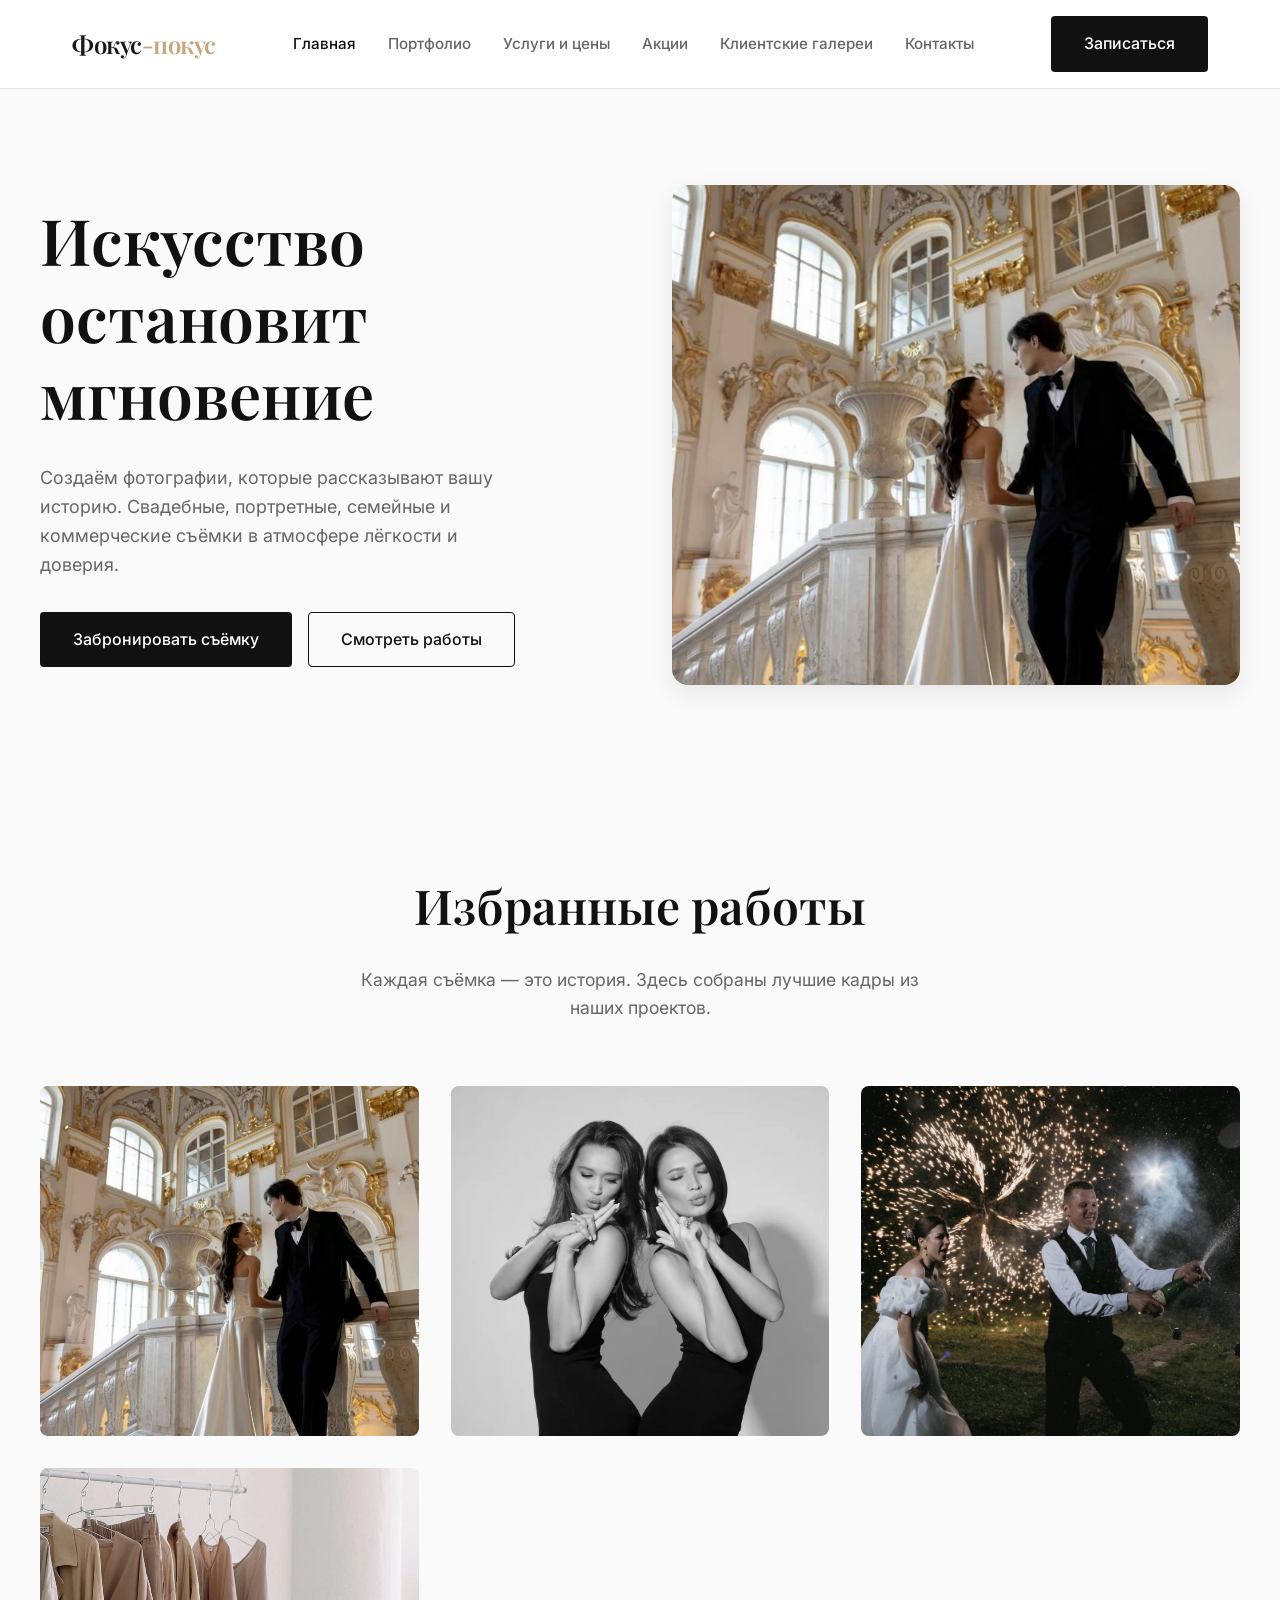
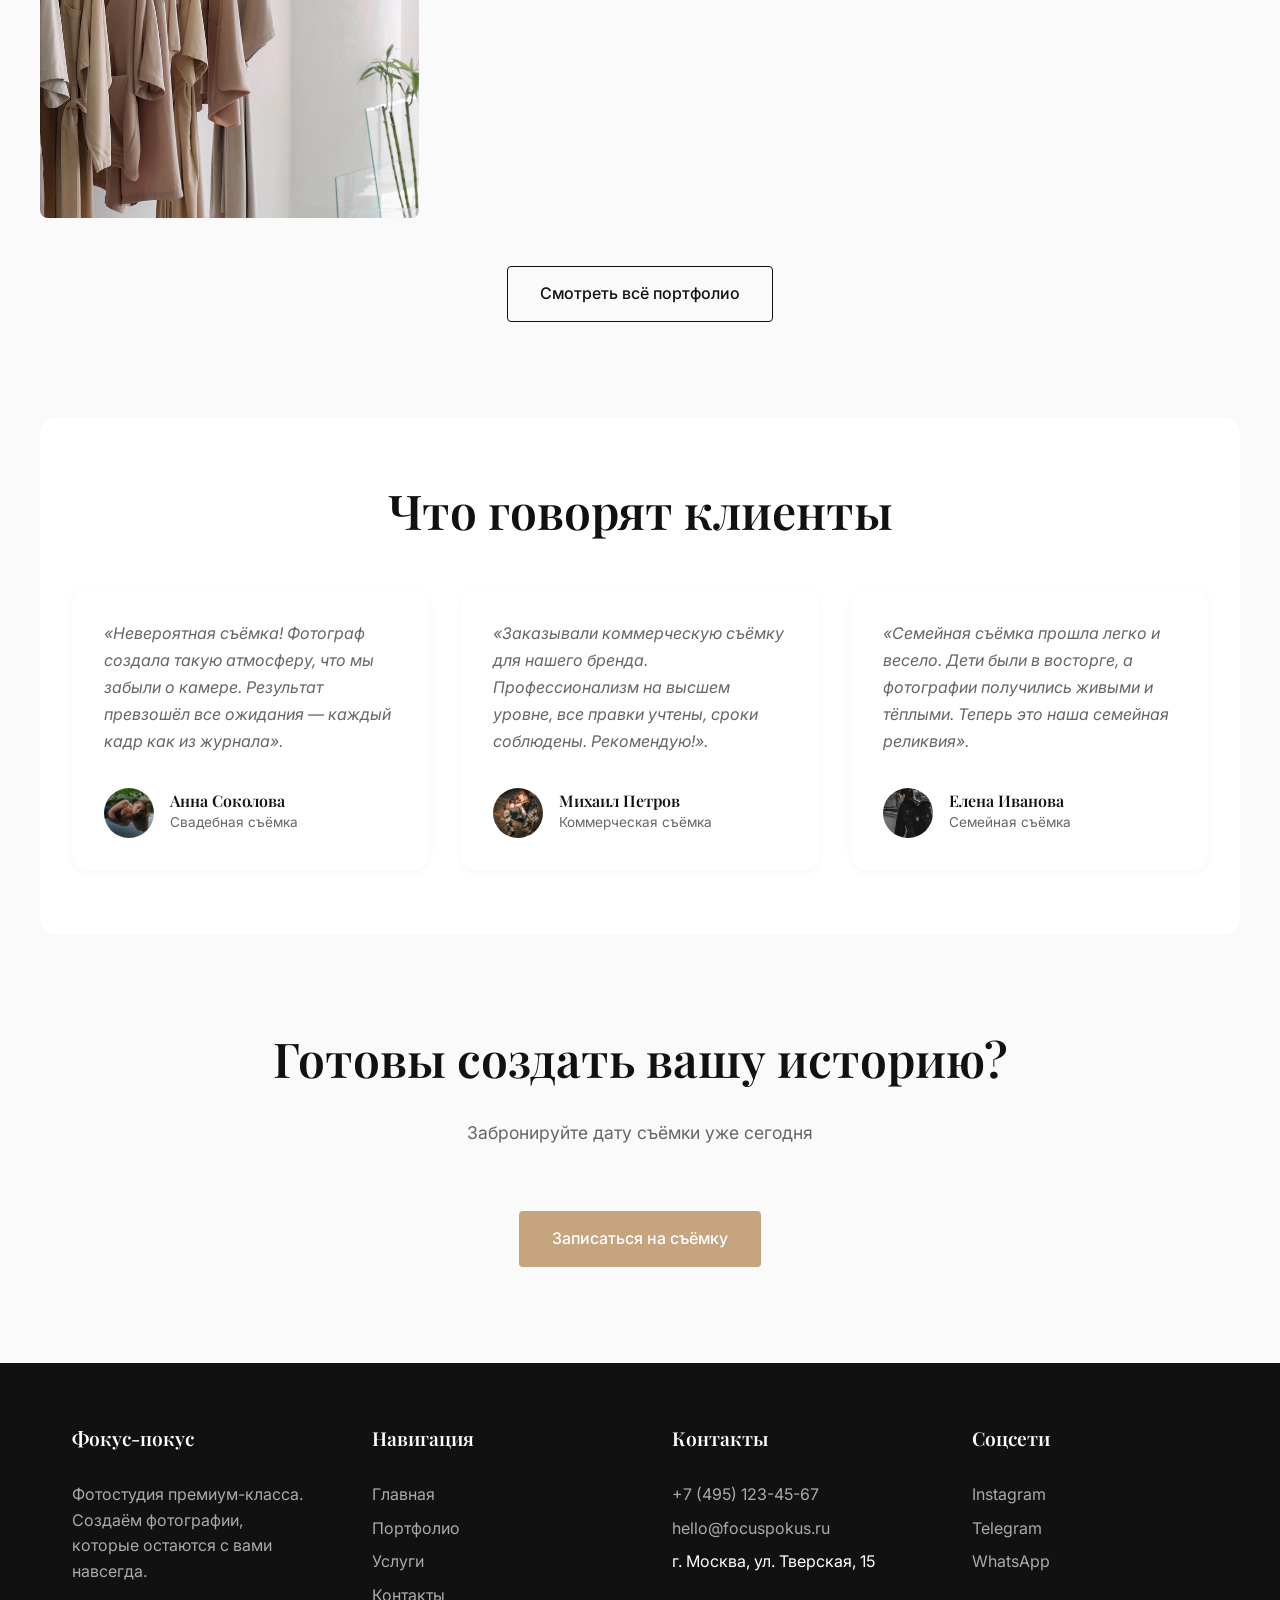
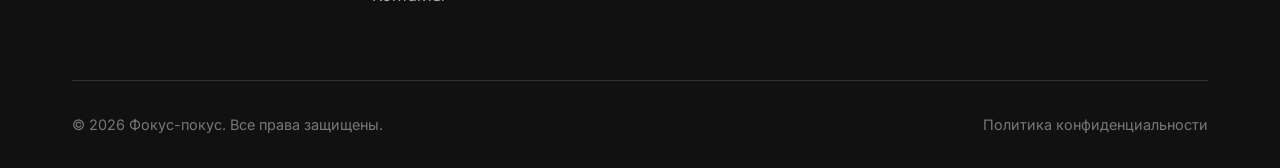
<file: index.html>
<!DOCTYPE html>
<html lang="ru">
<head>
    <meta charset="UTF-8">
    <meta name="viewport" content="width=device-width, initial-scale=1.0">
    <title>Фокус-покус — Фотостудия премиум-класса</title>
    <link rel="stylesheet" href="style.css">
</head>
<body>
    <header class="header">
        <div class="container header__inner">
            <a href="index.html" class="logo">Фокус<span>-покус</span></a>
            <nav class="nav">
                <ul class="nav__list">
                    <li><a href="index.html" class="nav__link active">Главная</a></li>
                    <li><a href="portfolio.html" class="nav__link">Портфолио</a></li>
                    <li><a href="pricing.html" class="nav__link">Услуги и цены</a></li>
                    <li><a href="promotions.html" class="nav__link">Акции</a></li>
                    <li><a href="client_gallery.html" class="nav__link">Клиентские галереи</a></li>
                    <li><a href="booking.html" class="nav__link">Контакты</a></li>
                </ul>
            </nav>
            <div class="header__actions">
                <a href="booking.html" class="btn btn-primary">Записаться</a>
            </div>
        </div>
    </header>

    <main>
        <section class="hero container">
            <div class="hero__content">
                <h1 class="hero__title">Искусство остановит мгновение</h1>
                <p class="hero__description">Создаём фотографии, которые рассказывают вашу историю. Свадебные, портретные, семейные и коммерческие съёмки в атмосфере лёгкости и доверия.</p>
                <div class="hero__buttons">
                    <a href="booking.html" class="btn btn-primary">Забронировать съёмку</a>
                    <a href="portfolio.html" class="btn btn-secondary">Смотреть работы</a>
                </div>
            </div>
            <div class="hero__image">
                <img src="0bbdb2a4521309802370cba173a445b4.jpg" alt="Свадебная фотосессия">
            </div>
        </section>

        <section class="section container">
            <h2 class="text-center">Избранные работы</h2>
            <p class="section-subtitle">Каждая съёмка — это история. Здесь собраны лучшие кадры из наших проектов.</p>
            
            <div class="portfolio-grid">
                <div class="portfolio-item">
                    <img src="0bbdb2a4521309802370cba173a445b4.jpg" alt="Свадьба">
                    <div class="portfolio-overlay">
                        <h4>Анна & Дмитрий</h4>
                        <p>Свадьба</p>
                    </div>
                </div>
                <div class="portfolio-item">
                    <img src="7c65741fdf12f923468644013bbd5f51.webp" alt="Портрет">
                    <div class="portfolio-overlay">
                        <h4>Студийная съёмка</h4>
                        <p>Портрет</p>
                    </div>
                </div>
                <div class="portfolio-item">
                    <img src="grechishkina0.jpg" alt="Love Story">
                    <div class="portfolio-overlay">
                        <h4>Мария & Алексей</h4>
                        <p>Love Story</p>
                    </div>
                </div>
                <div class="portfolio-item">
                    <img src="img_7928.jpg" alt="Коммерция">
                    <div class="portfolio-overlay">
                        <h4>Каталог бренда</h4>
                        <p>Коммерция</p>
                    </div>
                </div>
            </div>
            <div class="text-center" style="margin-top: 3rem;">
                <a href="portfolio.html" class="btn btn-secondary">Смотреть всё портфолио</a>
            </div>
        </section>

        <section class="section container" style="background-color: var(--color-surface); border-radius: var(--radius-lg); padding: 4rem 2rem;">
            <h2 class="text-center">Что говорят клиенты</h2>
            <div class="reviews-grid" style="margin-top: 3rem;">
                <div class="review-card">
                    <p class="review-text">«Невероятная съёмка! Фотограф создала такую атмосферу, что мы забыли о камере. Результат превзошёл все ожидания — каждый кадр как из журнала».</p>
                    <div class="review-author">
                        <img src="images (5).jpg" alt="Анна Соколова">
                        <div class="review-author-info">
                            <h4>Анна Соколова</h4>
                            <p>Свадебная съёмка</p>
                        </div>
                    </div>
                </div>
                <div class="review-card">
                    <p class="review-text">«Заказывали коммерческую съёмку для нашего бренда. Профессионализм на высшем уровне, все правки учтены, сроки соблюдены. Рекомендую!».</p>
                    <div class="review-author">
                        <img src="images (1).jpg" alt="Михаил Петров">
                        <div class="review-author-info">
                            <h4>Михаил Петров</h4>
                            <p>Коммерческая съёмка</p>
                        </div>
                    </div>
                </div>
                <div class="review-card">
                    <p class="review-text">«Семейная съёмка прошла легко и весело. Дети были в восторге, а фотографии получились живыми и тёплыми. Теперь это наша семейная реликвия».</p>
                    <div class="review-author">
                        <img src="94b2766bebace715110e79d8f58fc4eb.jpg" alt="Елена Иванова">
                        <div class="review-author-info">
                            <h4>Елена Иванова</h4>
                            <p>Семейная съёмка</p>
                        </div>
                    </div>
                </div>
            </div>
        </section>

        <section class="section container text-center">
            <h2>Готовы создать вашу историю?</h2>
            <p class="section-subtitle">Забронируйте дату съёмки уже сегодня</p>
            <a href="booking.html" class="btn btn-accent">Записаться на съёмку</a>
        </section>
    </main>

    <footer class="footer">
        <div class="container">
            <div class="footer__grid">
                <div class="footer__col">
                    <h4>Фокус-покус</h4>
                    <p style="color: #AAAAAA; margin-bottom: 1rem;">Фотостудия премиум-класса. Создаём фотографии, которые остаются с вами навсегда.</p>
                </div>
                <div class="footer__col">
                    <h4>Навигация</h4>
                    <ul>
                        <li><a href="index.html">Главная</a></li>
                        <li><a href="portfolio.html">Портфолио</a></li>
                        <li><a href="pricing.html">Услуги</a></li>
                        <li><a href="booking.html">Контакты</a></li>
                    </ul>
                </div>
                <div class="footer__col">
                    <h4>Контакты</h4>
                    <ul>
                        <li><a href="tel:+74951234567">+7 (495) 123-45-67</a></li>
                        <li><a href="mailto:hello@focuspokus.ru">hello@focuspokus.ru</a></li>
                        <li>г. Москва, ул. Тверская, 15</li>
                    </ul>
                </div>
                <div class="footer__col">
                    <h4>Соцсети</h4>
                    <ul>
                        <li><a href="#">Instagram</a></li>
                        <li><a href="#">Telegram</a></li>
                        <li><a href="#">WhatsApp</a></li>
                    </ul>
                </div>
            </div>
            <div class="footer__bottom">
                <p>© 2026 Фокус-покус. Все права защищены.</p>
                <a href="#" style="color: #777;">Политика конфиденциальности</a>
            </div>
        </div>
    </footer>
</body>
</html>
</file>
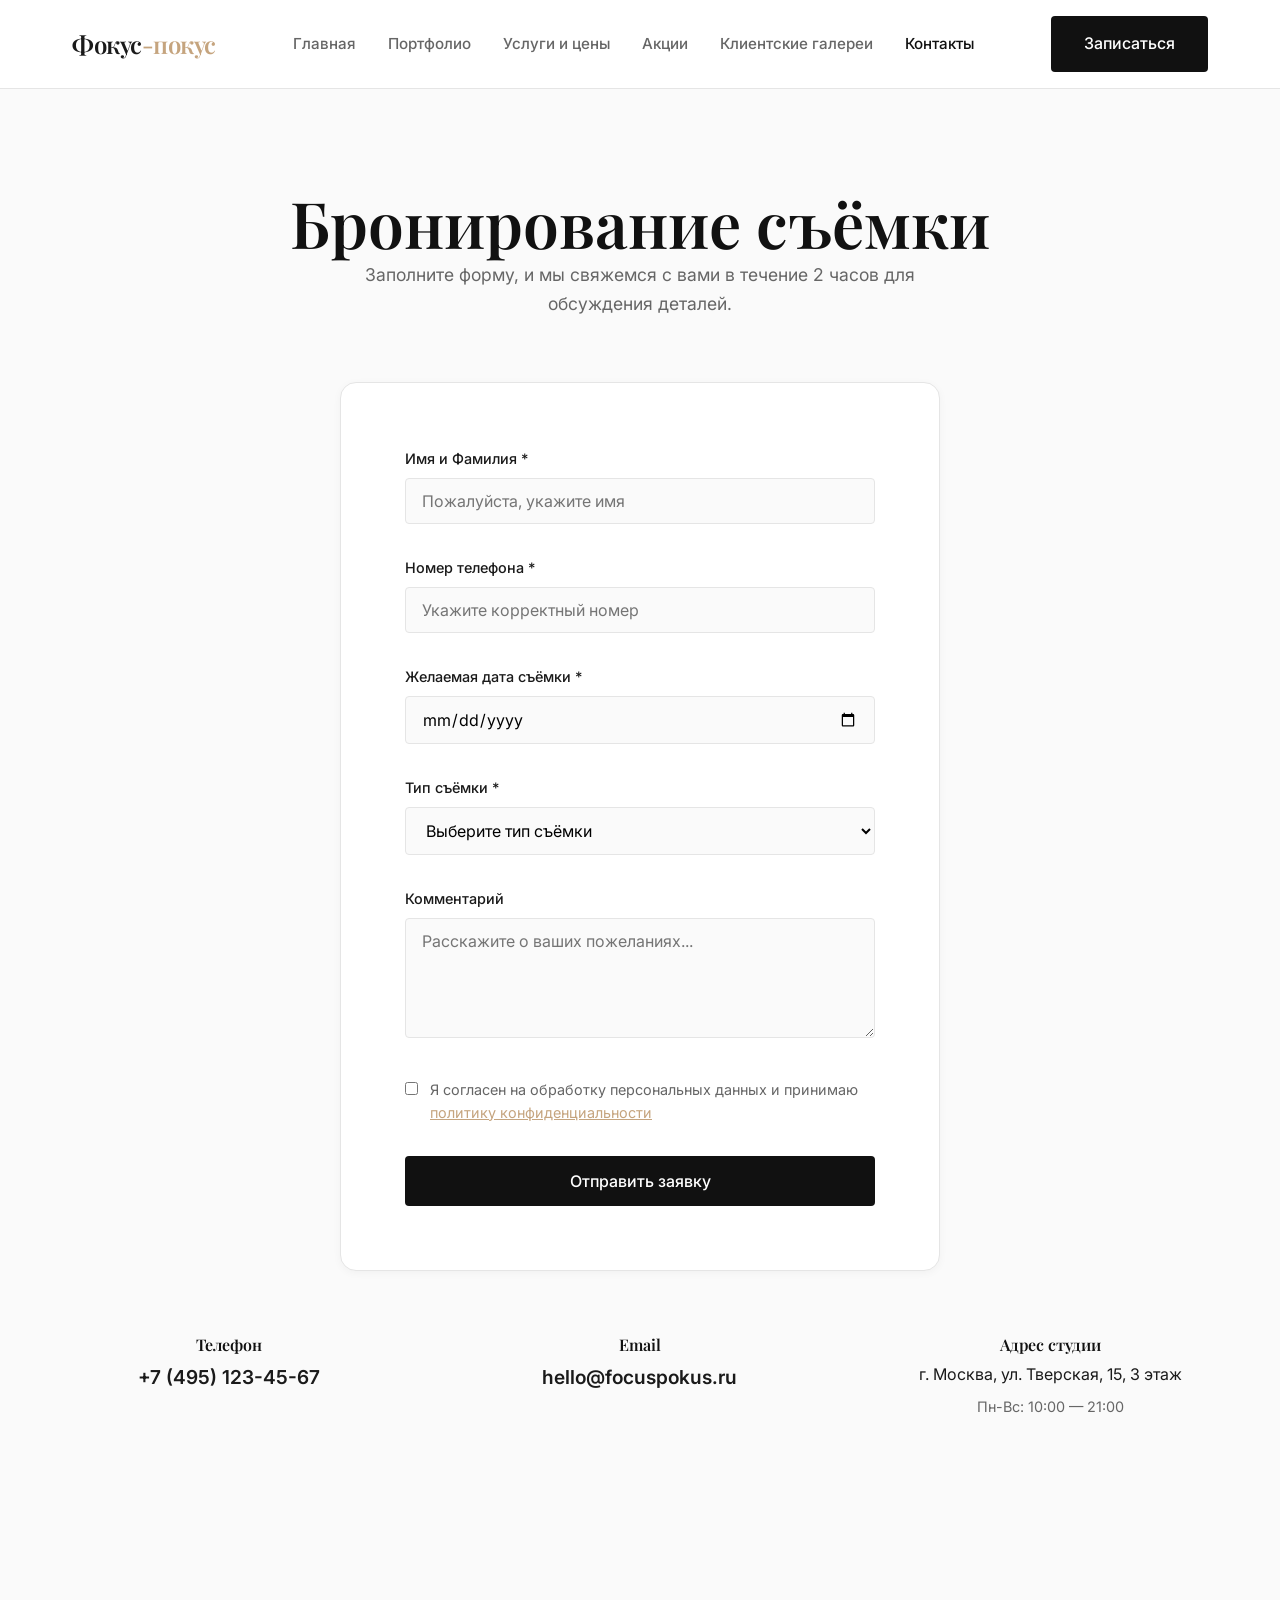
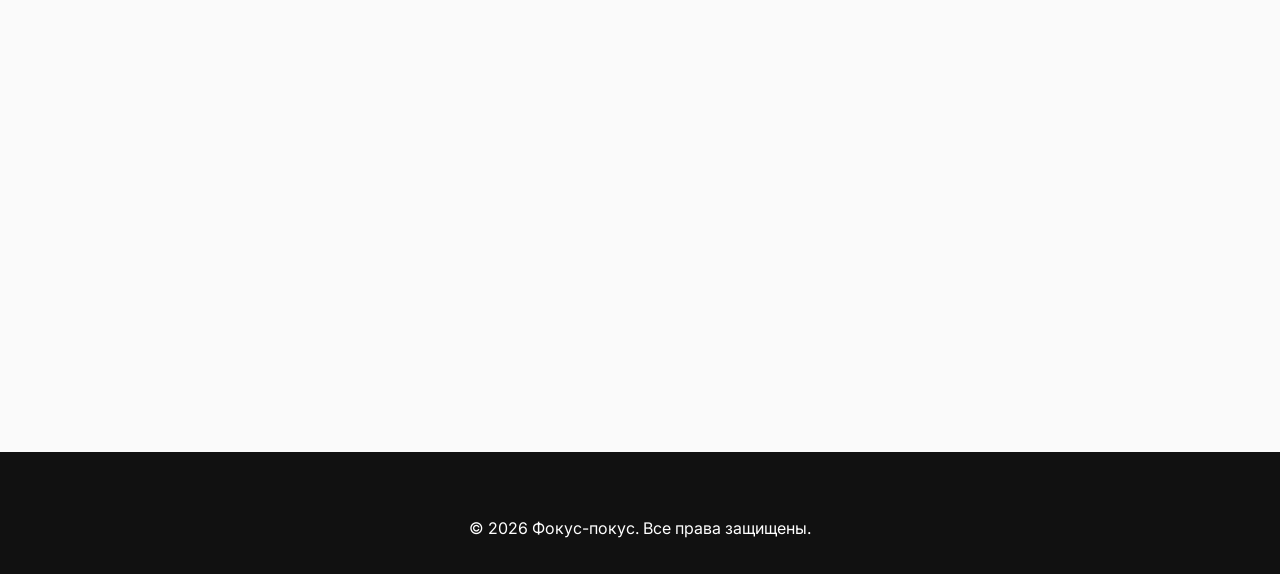
<file: booking.html>
<!DOCTYPE html>
<html lang="ru">
<head>
    <meta charset="UTF-8">
    <meta name="viewport" content="width=device-width, initial-scale=1.0">
    <title>Бронирование — Фокус-покус</title>
    <link rel="stylesheet" href="style.css">
</head>
<body>
    <header class="header">
        <div class="container header__inner">
            <a href="index.html" class="logo">Фокус<span>-покус</span></a>
            <nav class="nav">
                <ul class="nav__list">
                    <li><a href="index.html" class="nav__link">Главная</a></li>
                    <li><a href="portfolio.html" class="nav__link">Портфолио</a></li>
                    <li><a href="pricing.html" class="nav__link">Услуги и цены</a></li>
                    <li><a href="promotions.html" class="nav__link">Акции</a></li>
                    <li><a href="client_gallery.html" class="nav__link">Клиентские галереи</a></li>
                    <li><a href="booking.html" class="nav__link active">Контакты</a></li>
                </ul>
            </nav>
            <div class="header__actions">
                <a href="#bookingForm" class="btn btn-primary">Записаться</a>
            </div>
        </div>
    </header>

    <main class="container section">
        <h1 class="text-center">Бронирование съёмки</h1>
        <p class="section-subtitle">Заполните форму, и мы свяжемся с вами в течение 2 часов для обсуждения деталей.</p>

        <div class="form-container" id="bookingForm">
            <form id="contactForm">
                <div class="form-group">
                    <label class="form-label">Имя и Фамилия *</label>
                    <input type="text" class="form-input" placeholder="Пожалуйста, укажите имя" required>
                </div>
                <div class="form-group">
                    <label class="form-label">Номер телефона *</label>
                    <input type="tel" class="form-input" placeholder="Укажите корректный номер" required>
                </div>
                <div class="form-group">
                    <label class="form-label">Желаемая дата съёмки *</label>
                    <input type="date" class="form-input" required>
                </div>
                <div class="form-group">
                    <label class="form-label">Тип съёмки *</label>
                    <select class="form-select" required>
                        <option value="" disabled selected>Выберите тип съёмки</option>
                        <option value="wedding">Свадебная съёмка</option>
                        <option value="portrait">Портретная съёмка</option>
                        <option value="love">Love Story</option>
                        <option value="family">Семейная съёмка</option>
                        <option value="commercial">Коммерческая съёмка</option>
                        <option value="other">Другое</option>
                    </select>
                </div>
                <div class="form-group">
                    <label class="form-label">Комментарий</label>
                    <textarea class="form-textarea" placeholder="Расскажите о ваших пожеланиях..."></textarea>
                </div>
                <div class="form-group checkbox-group">
                    <input type="checkbox" id="privacy" required>
                    <label for="privacy">Я согласен на обработку персональных данных и принимаю <a href="#" style="color: var(--color-accent); text-decoration: underline;">политику конфиденциальности</a></label>
                </div>
                <button type="submit" class="btn btn-primary" style="width: 100%;">Отправить заявку</button>
            </form>
            <div id="successMessage" style="display: none; text-align: center; padding: 2rem;">
                <h3 style="color: var(--color-accent);">Заявка отправлена!</h3>
                <p>Спасибо! Мы свяжемся с вами в ближайшее время для подтверждения брони.</p>
            </div>
        </div>

        <div style="margin-top: 4rem; display: grid; grid-template-columns: repeat(auto-fit, minmax(250px, 1fr)); gap: 2rem; text-align: center;">
            <div>
                <h4 style="margin-bottom: 0.5rem;">Телефон</h4>
                <a href="tel:+74951234567" style="font-size: 1.2rem; font-weight: 600;">+7 (495) 123-45-67</a>
            </div>
            <div>
                <h4 style="margin-bottom: 0.5rem;">Email</h4>
                <a href="mailto:hello@focuspokus.ru" style="font-size: 1.2rem; font-weight: 600;">hello@focuspokus.ru</a>
            </div>
            <div>
                <h4 style="margin-bottom: 0.5rem;">Адрес студии</h4>
                <p>г. Москва, ул. Тверская, 15, 3 этаж</p>
                <p style="color: var(--color-text-secondary); font-size: 0.9rem; margin-top: 0.5rem;">Пн-Вс: 10:00 — 21:00</p>
            </div>
        </div>
    </main>
  <section class="map-section">
      <iframe
        src="https://yandex.ru/map-widget/v1/?ll=37.606268%2C55.761667&z=16&pt=37.606268,55.761667,pm2rdm"
        loading="lazy"
        title="Карта"
      ></iframe>
    </section>
    <footer class="footer">
        <div class="container text-center">
            <p>© 2026 Фокус-покус. Все права защищены.</p>
        </div>
    </footer>

    <script>
        document.getElementById('contactForm').addEventListener('submit', function(e) {
            e.preventDefault();
            this.style.display = 'none';
            document.getElementById('successMessage').style.display = 'block';
        });
    </script>
</body>
</html>
</file>
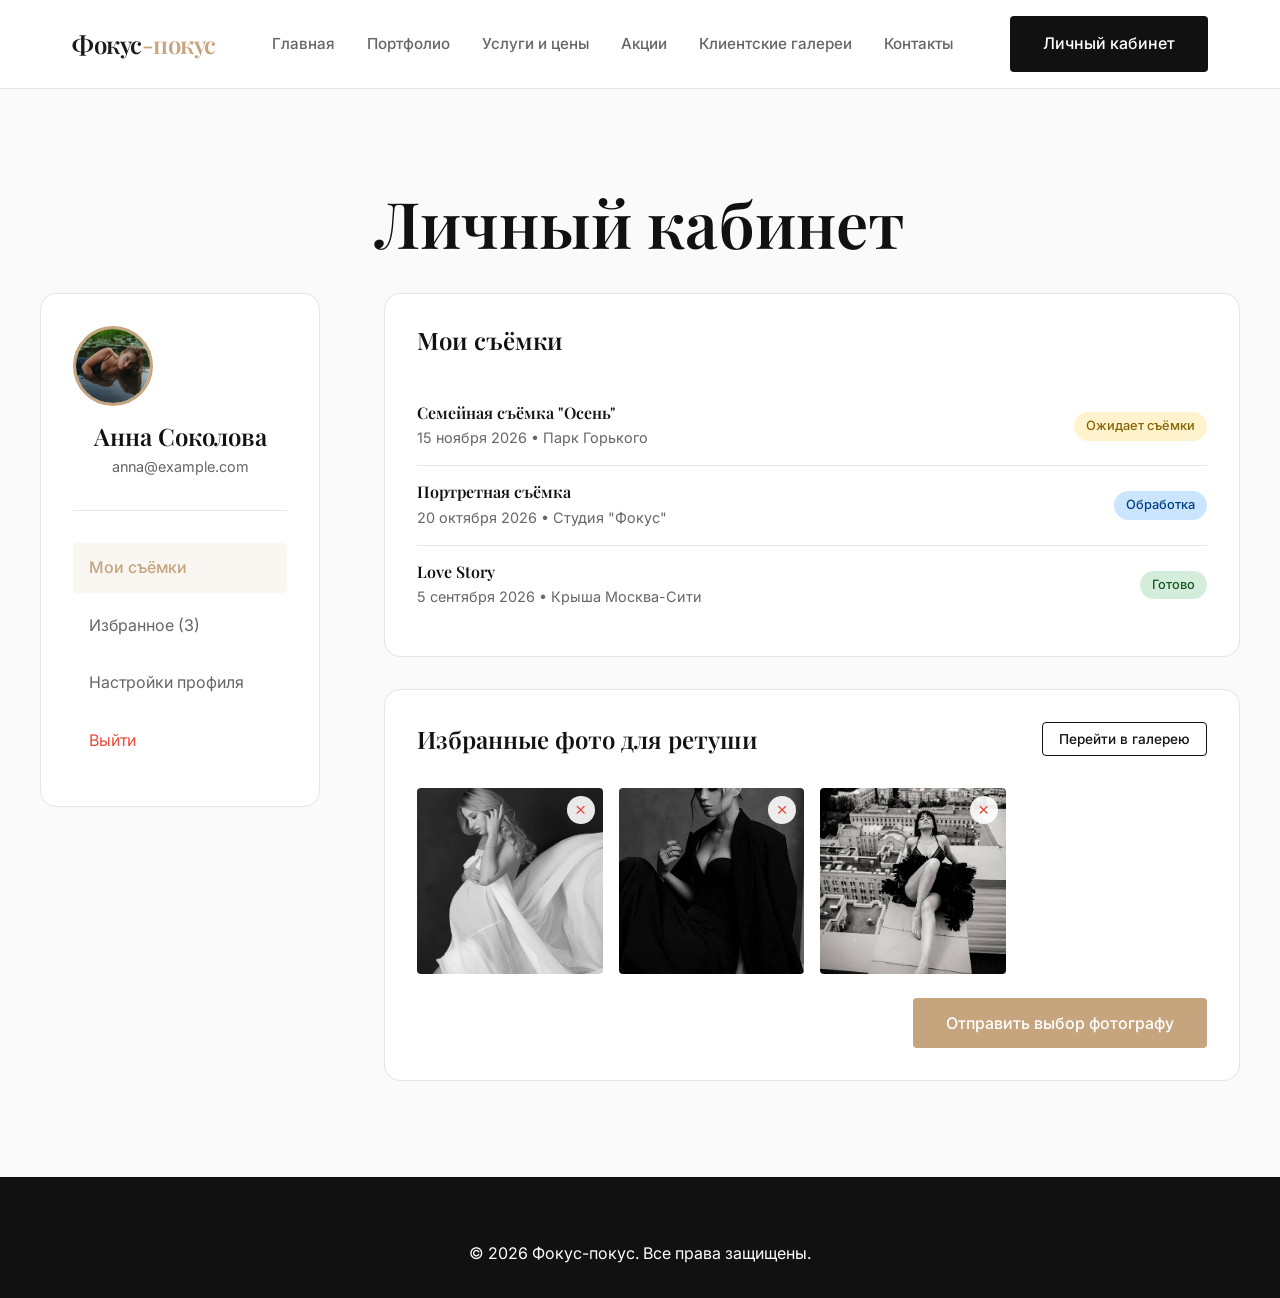
<file: dashboard.html>
<!DOCTYPE html>
<html lang="ru">
<head>
    <meta charset="UTF-8">
    <meta name="viewport" content="width=device-width, initial-scale=1.0">
    <title>Личный кабинет — Фокус-покус</title>
    <link rel="stylesheet" href="style.css">
</head>
<body>
    <header class="header">
        <div class="container header__inner">
            <a href="index.html" class="logo">Фокус<span>-покус</span></a>
            <nav class="nav">
                <ul class="nav__list">
                    <li><a href="index.html" class="nav__link">Главная</a></li>
                    <li><a href="portfolio.html" class="nav__link">Портфолио</a></li>
                    <li><a href="pricing.html" class="nav__link">Услуги и цены</a></li>
                    <li><a href="promotions.html" class="nav__link">Акции</a></li>
                    <li><a href="client_gallery.html" class="nav__link">Клиентские галереи</a></li>
                    <li><a href="booking.html" class="nav__link">Контакты</a></li>
                </ul>
            </nav>
            <div class="header__actions">
                <a href="dashboard.html" class="btn btn-primary">Личный кабинет</a>
            </div>
        </div>
    </header>

    <main class="container section">
        <h1 class="text-center">Личный кабинет</h1>
        
        <div class="dashboard-layout">
            <!-- Боковая панель -->
            <aside class="dashboard-sidebar">
                <div class="user-profile">
                    <img src="images (5).jpg" alt="Аватар" class="user-avatar">
                    <div>
                        <h3 style="margin-bottom: 4px;">Анна Соколова</h3>
                        <p style="color: var(--color-text-secondary); font-size: 0.9rem;">anna@example.com</p>
                    </div>
                </div>
                <ul class="dashboard-nav">
                    <li><a href="#" class="active"> Мои съёмки</a></li>
                    <li><a href="#favorites">Избранное (3)</a></li>
                    <li><a href="#"> Настройки профиля</a></li>
                    <li><a href="index.html" style="color: #e74c3c;"> Выйти</a></li>
                </ul>
            </aside>

            <!-- Основной контент -->
            <div class="dashboard-content">
                <!-- Активные съёмки -->
                <div class="dash-card">
                    <h3>Мои съёмки</h3>
                    <div class="booking-item">
                        <div>
                            <h4 style="margin-bottom: 4px;">Семейная съёмка "Осень"</h4>
                            <p style="color: var(--color-text-secondary); font-size: 0.9rem;">15 ноября 2026 • Парк Горького</p>
                        </div>
                        <span class="status-badge pending">Ожидает съёмки</span>
                    </div>
                    <div class="booking-item">
                        <div>
                            <h4 style="margin-bottom: 4px;">Портретная съёмка</h4>
                            <p style="color: var(--color-text-secondary); font-size: 0.9rem;">20 октября 2026 • Студия "Фокус"</p>
                        </div>
                        <span class="status-badge processing">Обработка</span>
                    </div>
                    <div class="booking-item">
                        <div>
                            <h4 style="margin-bottom: 4px;">Love Story</h4>
                            <p style="color: var(--color-text-secondary); font-size: 0.9rem;">5 сентября 2026 • Крыша Москва-Сити</p>
                        </div>
                        <span class="status-badge ready">Готово</span>
                    </div>
                </div>

                <!-- Избранное -->
                <div class="dash-card" id="favorites">
                    <h3>
                        Избранные фото для ретуши
                        <a href="client_gallery.html" class="btn btn-secondary" style="padding: 8px 16px; font-size: 0.85rem;">Перейти в галерею</a>
                    </h3>
                    <div class="favorites-grid">
                        <div class="favorite-item">
                            <img src="images (6).jpg" alt="Избранное 1">
                            <button class="remove-fav" title="Удалить из избранного">×</button>
                        </div>
                        <div class="favorite-item">
                            <img src="images (7).jpg" alt="Избранное 2">
                            <button class="remove-fav" title="Удалить из избранного">×</button>
                        </div>
                        <div class="favorite-item">
                            <img src="images (8).jpg" alt="Избранное 3">
                            <button class="remove-fav" title="Удалить из избранного">×</button>
                        </div>
                    </div>
                    <div style="margin-top: 1.5rem; text-align: right;">
                        <button class="btn btn-accent">Отправить выбор фотографу</button>
                    </div>
                </div>
            </div>
        </div>
    </main>

    <footer class="footer">
        <div class="container text-center">
            <p>© 2026 Фокус-покус. Все права защищены.</p>
        </div>
    </footer>
</body>
</html>
</file>
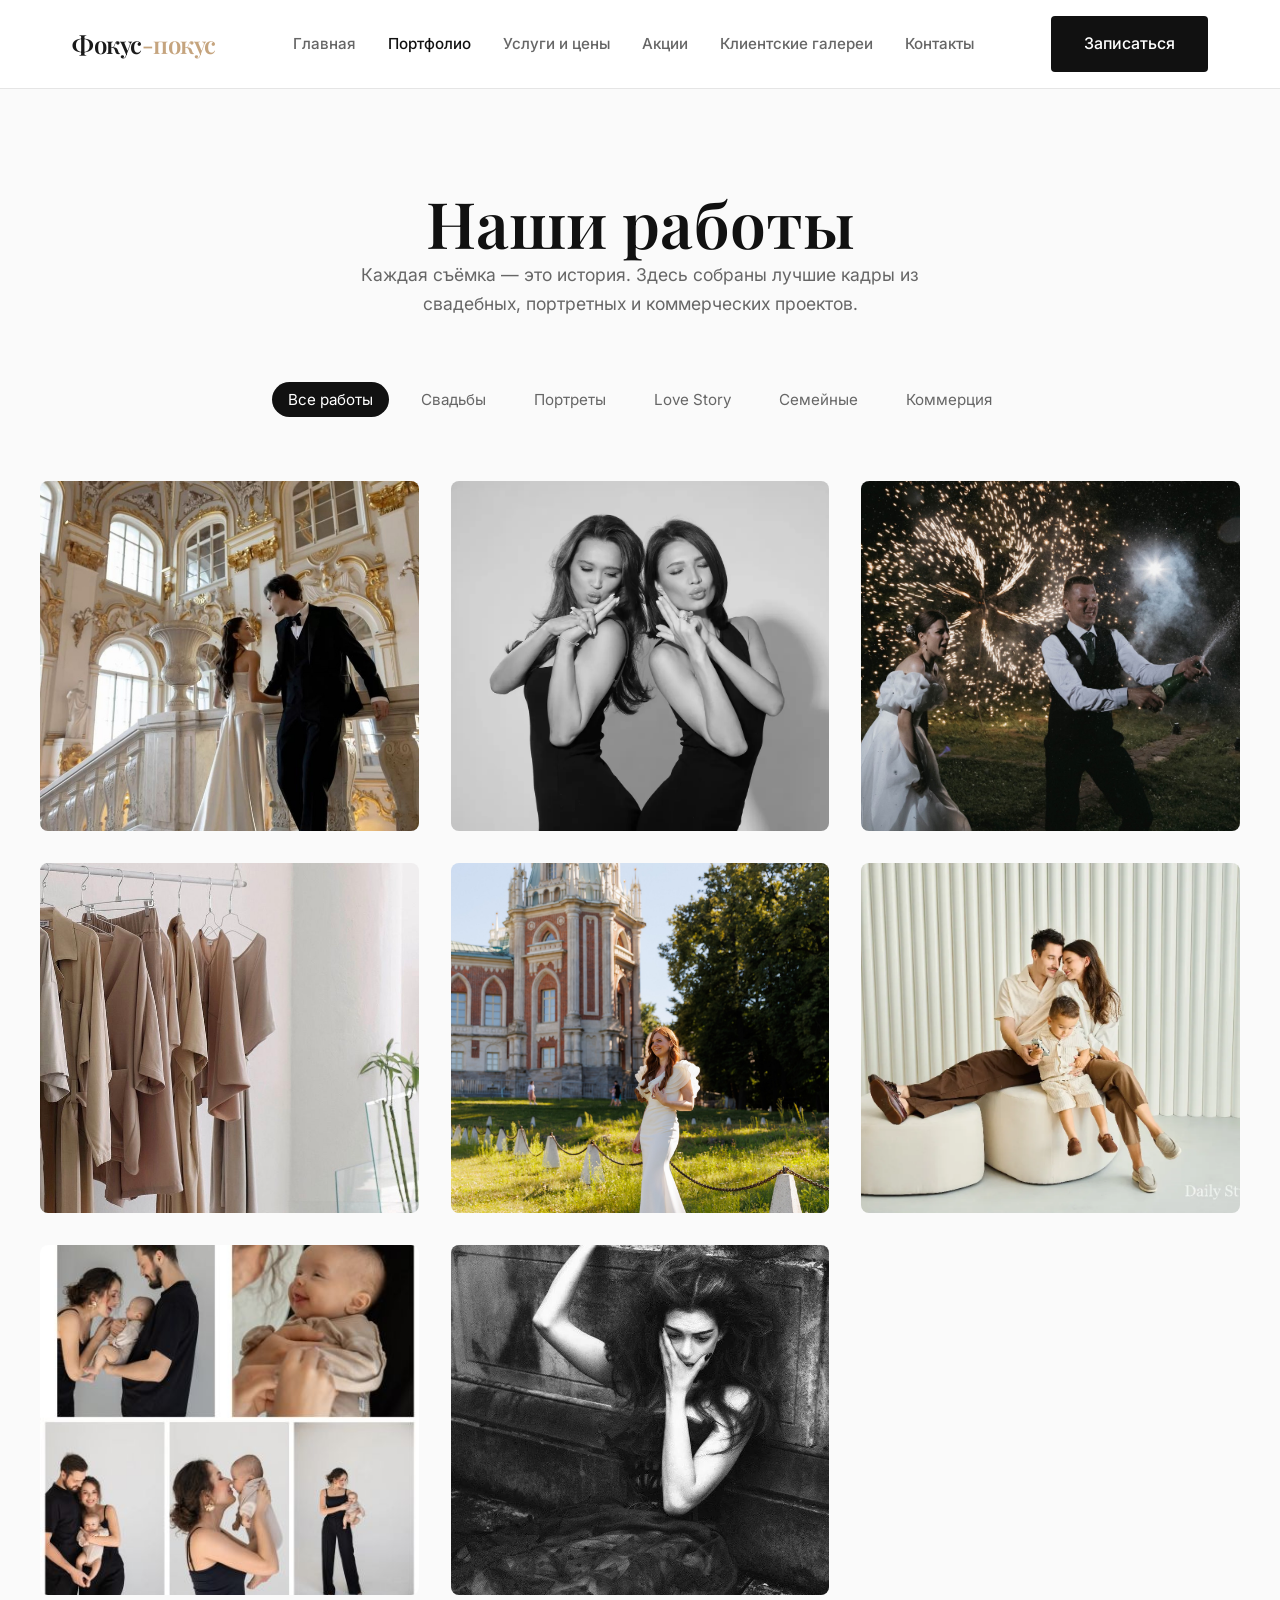
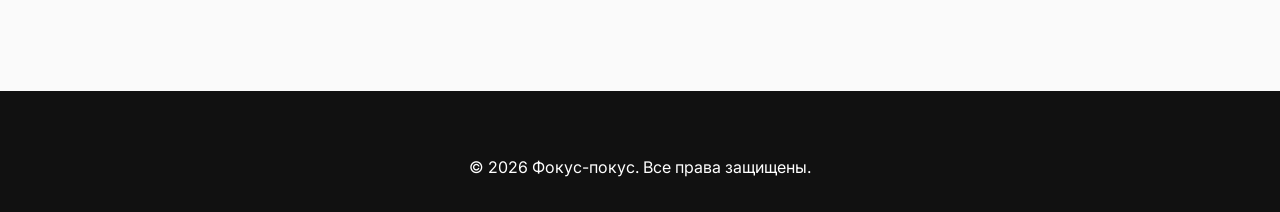
<file: portfolio.html>
<!DOCTYPE html>
<html lang="ru">
<head>
    <meta charset="UTF-8">
    <meta name="viewport" content="width=device-width, initial-scale=1.0">
    <title>Портфолио — Фокус-покус</title>
    <link rel="stylesheet" href="style.css">
</head>
<body>
    <header class="header">
        <div class="container header__inner">
            <a href="index.html" class="logo">Фокус<span>-покус</span></a>
            <nav class="nav">
                <ul class="nav__list">
                    <li><a href="index.html" class="nav__link">Главная</a></li>
                    <li><a href="portfolio.html" class="nav__link active">Портфолио</a></li>
                    <li><a href="pricing.html" class="nav__link">Услуги и цены</a></li>
                    <li><a href="promotions.html" class="nav__link">Акции</a></li>
                    <li><a href="client_gallery.html" class="nav__link">Клиентские галереи</a></li>
                    <li><a href="booking.html" class="nav__link">Контакты</a></li>
                </ul>
            </nav>
            <div class="header__actions">
                <a href="booking.html" class="btn btn-primary">Записаться</a>
            </div>
        </div>
    </header>

    <main class="container section">
        <h1 class="text-center">Наши работы</h1>
        <p class="section-subtitle">Каждая съёмка — это история. Здесь собраны лучшие кадры из свадебных, портретных и коммерческих проектов.</p>

        <div class="filter-tabs">
            <button class="filter-btn active" data-filter="all">Все работы</button>
            <button class="filter-btn" data-filter="wedding">Свадьбы</button>
            <button class="filter-btn" data-filter="portrait">Портреты</button>
            <button class="filter-btn" data-filter="love">Love Story</button>
            <button class="filter-btn" data-filter="family">Семейные</button>
            <button class="filter-btn" data-filter="commercial">Коммерция</button>
        </div>

        <div class="portfolio-grid" id="portfolioGrid">
            <div class="portfolio-item" data-category="wedding">
                <img src="0bbdb2a4521309802370cba173a445b4.jpg" alt="Свадьба">
                <div class="portfolio-overlay"><h4>Анна & Дмитрий</h4><p>Свадьба</p></div>
            </div>
            <div class="portfolio-item" data-category="portrait">
                <img src="7c65741fdf12f923468644013bbd5f51.webp" alt="Портрет">
                <div class="portfolio-overlay"><h4>Студийная съёмка</h4><p>Портрет</p></div>
            </div>
            <div class="portfolio-item" data-category="love">
                <img src="grechishkina0.jpg" alt="Love Story">
                <div class="portfolio-overlay"><h4>Мария & Алексей</h4><p>Love Story</p></div>
            </div>
            <div class="portfolio-item" data-category="commercial">
                <img src="img_7928.jpg" alt="Коммерция">
                <div class="portfolio-overlay"><h4>Каталог бренда</h4><p>Коммерция</p></div>
            </div>
            <div class="portfolio-item" data-category="wedding">
                <img src="6ffc7b754eb3a833d94c2f9ae1683626.jpg" alt="Свадьба">
                <div class="portfolio-overlay"><h4>Елена & Сергей</h4><p>Свадьба</p></div>
            </div>
            <div class="portfolio-item" data-category="portrait">
                <img src="soda_anons_autumn_202432.webp" alt="Семейные">
                <div class="portfolio-overlay"><h4>Семейные</h4><p>Семья</p></div>
            </div>
            <div class="portfolio-item" data-category="love">
                <img src="69f3753fc19245bb94639cc02aa6eee1.jpg-profi_h420.jpg" alt="Love Story">
                <div class="portfolio-overlay"><h4>Ольга & Иван</h4><p>Love Story</p></div>
            </div>
            <div class="portfolio-item" data-category="commercial">
                <img src="1bec2a6b47f12719afb6168a57b6c533.jpg" alt="Коммерция">
                <div class="portfolio-overlay"><h4>Предметная съёмка</h4><p>Коммерция</p></div>
            </div>
        </div>
    </main>

    <footer class="footer">
        <div class="container text-center">
            <p>© 2026 Фокус-покус. Все права защищены.</p>
        </div>
    </footer>

</body>
</html>
</file>
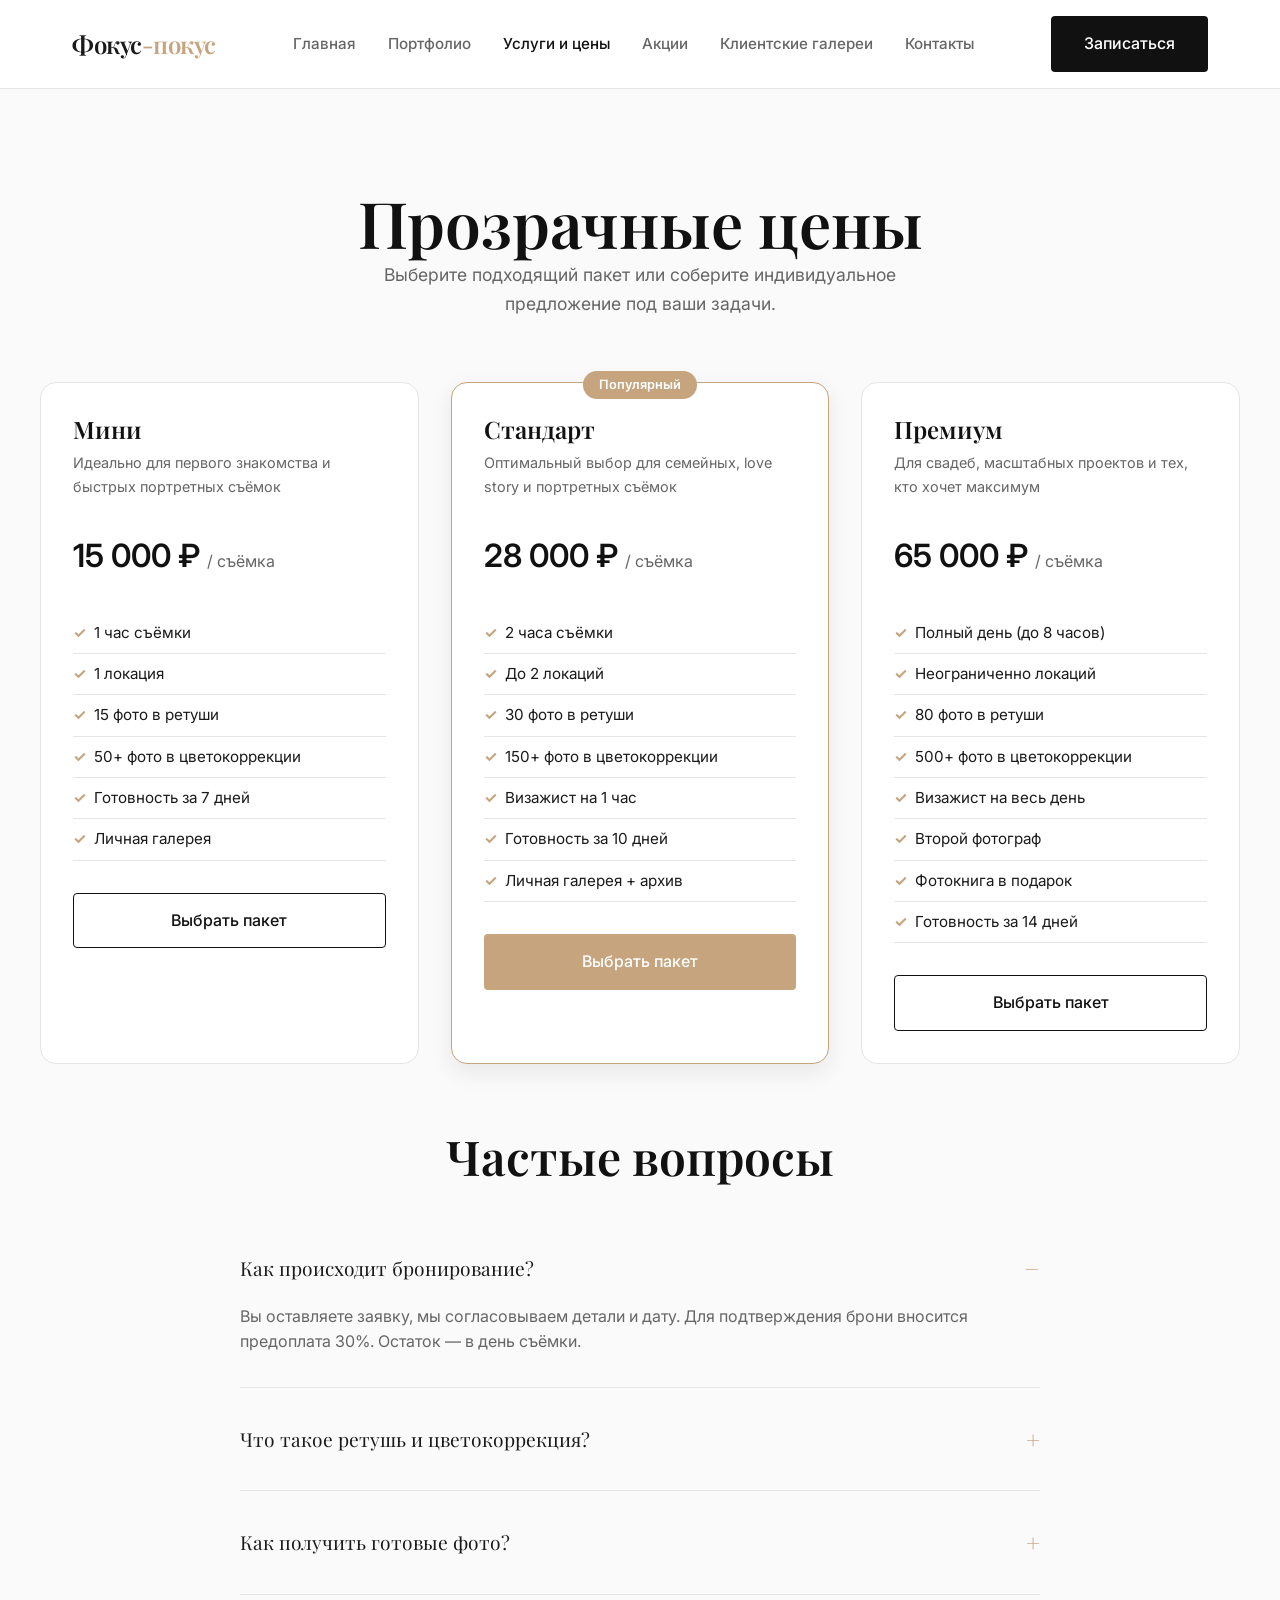
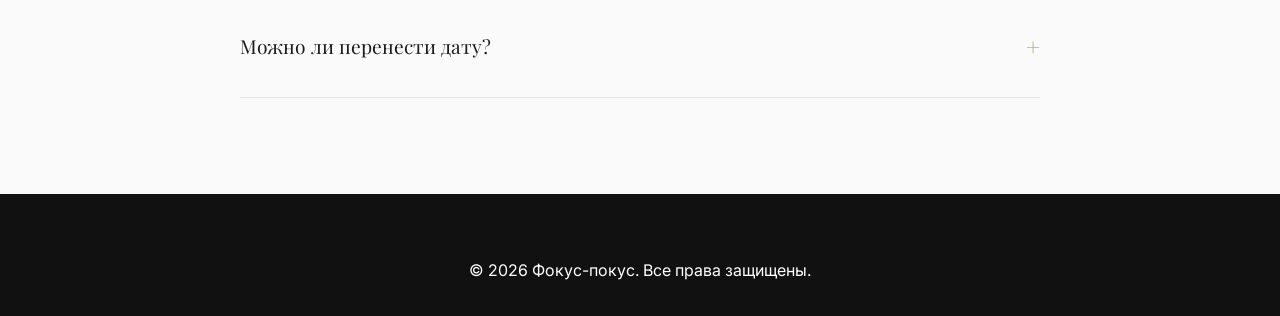
<file: pricing.html>
<!DOCTYPE html>
<html lang="ru">
<head>
    <meta charset="UTF-8">
    <meta name="viewport" content="width=device-width, initial-scale=1.0">
    <title>Услуги и цены — Фокус-покус</title>
    <link rel="stylesheet" href="style.css">
</head>
<body>
    <header class="header">
        <div class="container header__inner">
            <a href="index.html" class="logo">Фокус<span>-покус</span></a>
            <nav class="nav">
                <ul class="nav__list">
                    <li><a href="index.html" class="nav__link">Главная</a></li>
                    <li><a href="portfolio.html" class="nav__link">Портфолио</a></li>
                    <li><a href="pricing.html" class="nav__link active">Услуги и цены</a></li>
                    <li><a href="promotions.html" class="nav__link">Акции</a></li>
                    <li><a href="client_gallery.html" class="nav__link">Клиентские галереи</a></li>
                    <li><a href="booking.html" class="nav__link">Контакты</a></li>
                </ul>
            </nav>
            <div class="header__actions">
                <a href="booking.html" class="btn btn-primary">Записаться</a>
            </div>
        </div>
    </header>

    <main class="container section">
        <h1 class="text-center">Прозрачные цены</h1>
        <p class="section-subtitle">Выберите подходящий пакет или соберите индивидуальное предложение под ваши задачи.</p>

        <div class="pricing-grid">
            <div class="pricing-card">
                <h3 class="pricing-card__name">Мини</h3>
                <p class="pricing-card__desc">Идеально для первого знакомства и быстрых портретных съёмок</p>
                <div class="pricing-card__price">15 000 ₽ <span>/ съёмка</span></div>
                <ul class="pricing-card__features">
                    <li>1 час съёмки</li>
                    <li>1 локация</li>
                    <li>15 фото в ретуши</li>
                    <li>50+ фото в цветокоррекции</li>
                    <li>Готовность за 7 дней</li>
                    <li>Личная галерея</li>
                </ul>
                <a href="booking.html?package=mini" class="btn btn-secondary" style="width: 100%;">Выбрать пакет</a>
            </div>

            <div class="pricing-card popular">
                <div class="popular-badge">Популярный</div>
                <h3 class="pricing-card__name">Стандарт</h3>
                <p class="pricing-card__desc">Оптимальный выбор для семейных, love story и портретных съёмок</p>
                <div class="pricing-card__price">28 000 ₽ <span>/ съёмка</span></div>
                <ul class="pricing-card__features">
                    <li>2 часа съёмки</li>
                    <li>До 2 локаций</li>
                    <li>30 фото в ретуши</li>
                    <li>150+ фото в цветокоррекции</li>
                    <li>Визажист на 1 час</li>
                    <li>Готовность за 10 дней</li>
                    <li>Личная галерея + архив</li>
                </ul>
                <a href="booking.html?package=standard" class="btn btn-accent" style="width: 100%;">Выбрать пакет</a>
            </div>

            <div class="pricing-card">
                <h3 class="pricing-card__name">Премиум</h3>
                <p class="pricing-card__desc">Для свадеб, масштабных проектов и тех, кто хочет максимум</p>
                <div class="pricing-card__price">65 000 ₽ <span>/ съёмка</span></div>
                <ul class="pricing-card__features">
                    <li>Полный день (до 8 часов)</li>
                    <li>Неограниченно локаций</li>
                    <li>80 фото в ретуши</li>
                    <li>500+ фото в цветокоррекции</li>
                    <li>Визажист на весь день</li>
                    <li>Второй фотограф</li>
                    <li>Фотокнига в подарок</li>
                    <li>Готовность за 14 дней</li>
                </ul>
                <a href="booking.html?package=premium" class="btn btn-secondary" style="width: 100%;">Выбрать пакет</a>
            </div>
        </div>

    
        <div style="margin-top: 4rem; max-width: 800px; margin-left: auto; margin-right: auto;">
            <h2 class="text-center">Частые вопросы</h2>
            <div class="faq-item active">
                <div class="faq-question">Как происходит бронирование?</div>
                <div class="faq-answer">Вы оставляете заявку, мы согласовываем детали и дату. Для подтверждения брони вносится предоплата 30%. Остаток — в день съёмки.</div>
            </div>
            <div class="faq-item">
                <div class="faq-question">Что такое ретушь и цветокоррекция?</div>
                <div class="faq-answer">Цветокоррекция — единая обработка всех кадров (цвет, свет, контраст). Ретушь — детальная работа с выбранными фото (кожа, одежда, фон).</div>
            </div>
            <div class="faq-item">
                <div class="faq-question">Как получить готовые фото?</div>
                <div class="faq-answer">Вы получаете доступ к защищённой личной галерее, где можно просмотреть, выбрать избранные для ретуши и скачать всё в высоком разрешении.</div>
            </div>
            <div class="faq-item">
                <div class="faq-question">Можно ли перенести дату?</div>
                <div class="faq-answer">Да, перенос возможен не позднее чем за 5 дней до съёмки. Предоплата сохраняется в течение 6 месяцев.</div>
            </div>
        </div>
    </main>

    <footer class="footer">
        <div class="container text-center">
            <p>© 2026 Фокус-покус. Все права защищены.</p>
        </div>
    </footer>


</body>
</html>
</file>
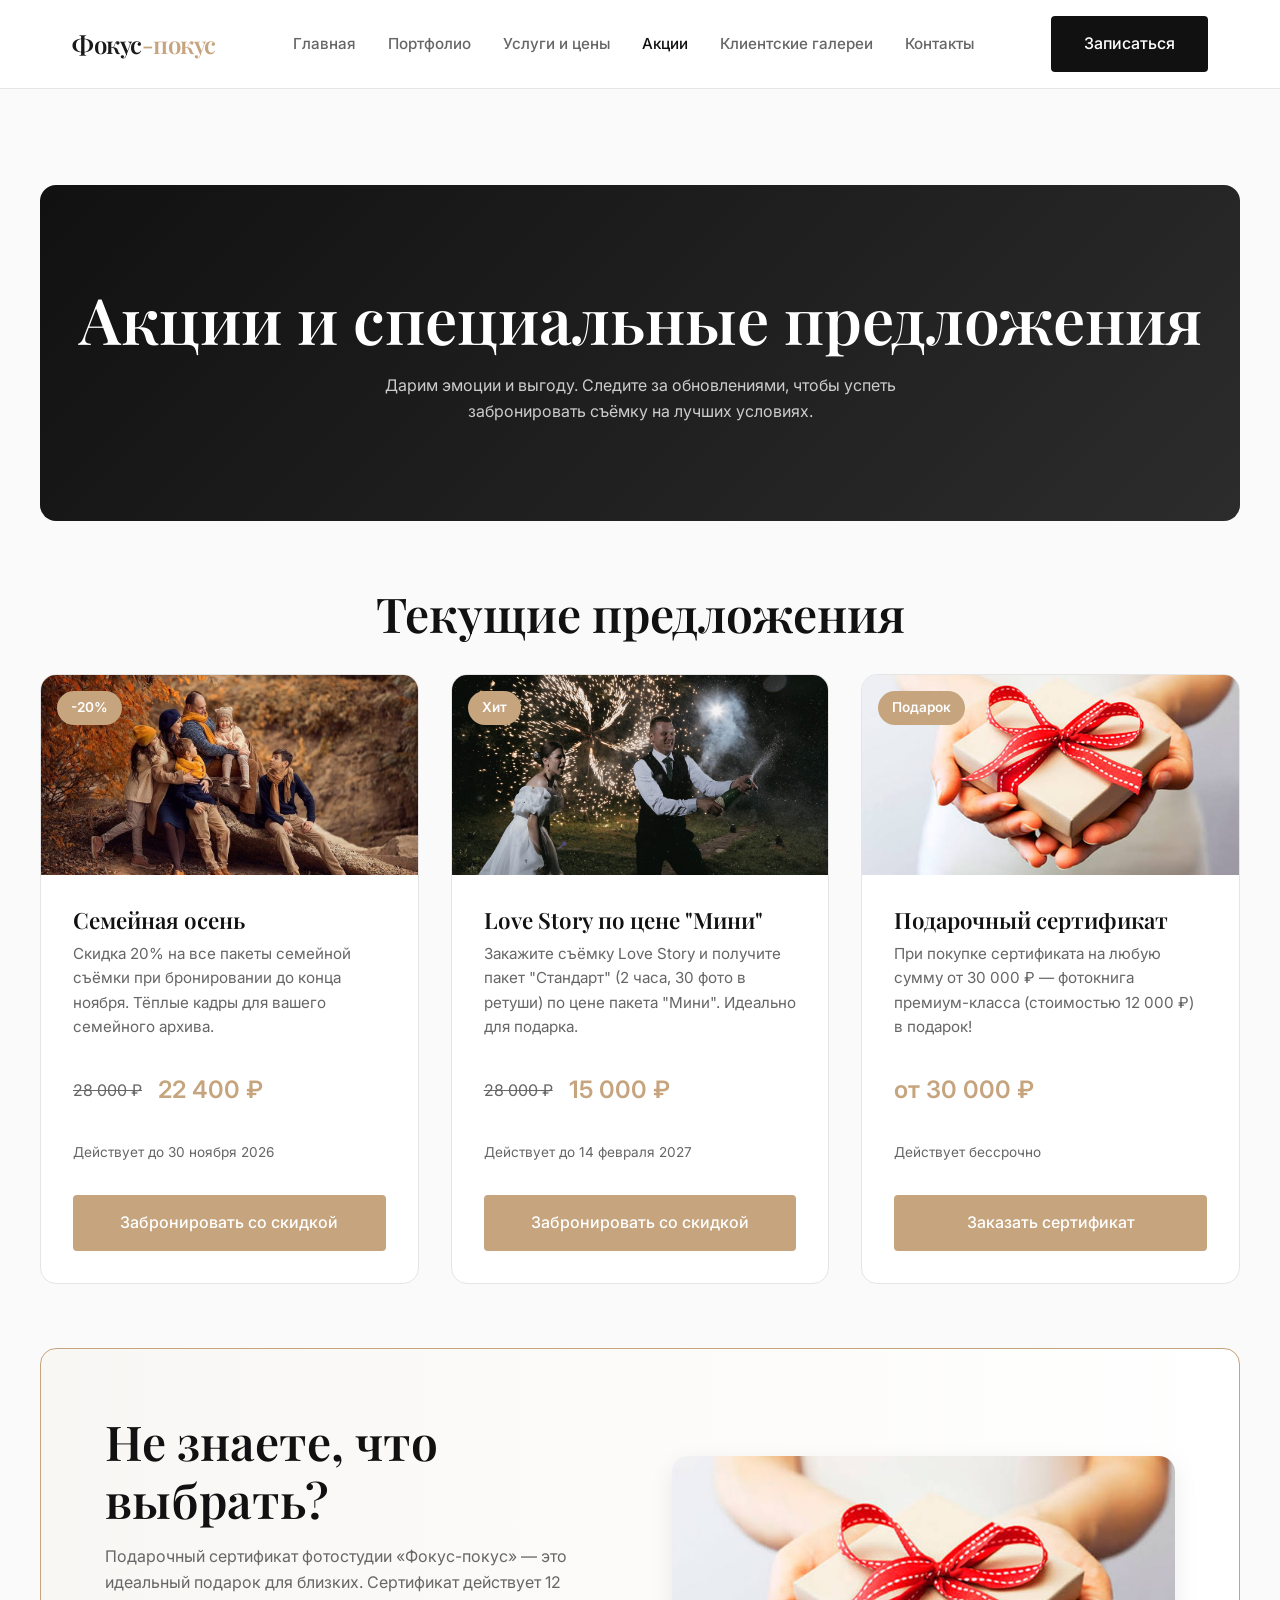
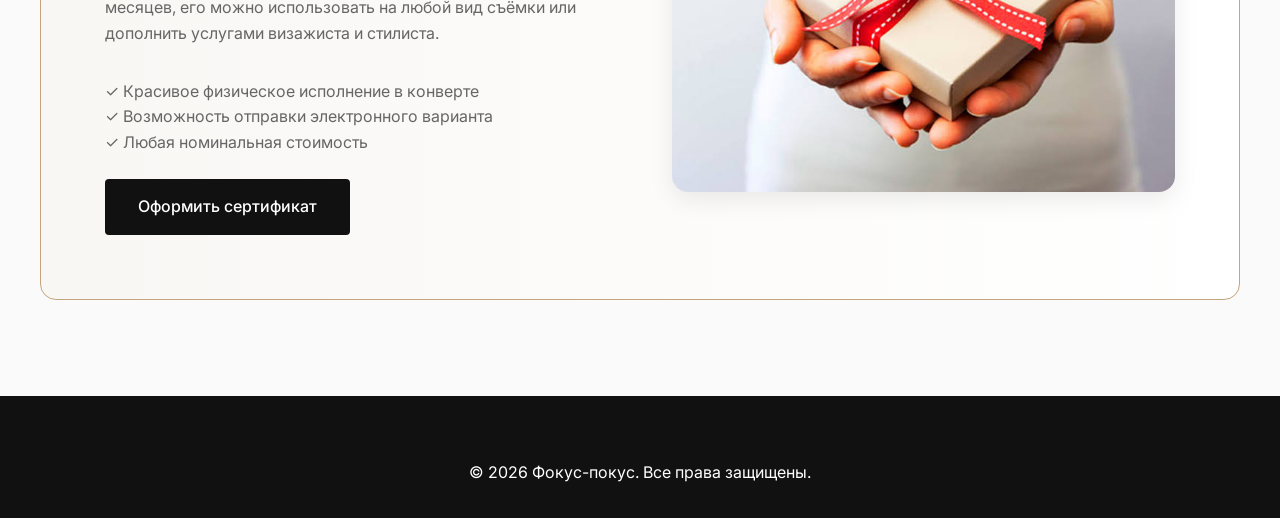
<file: promotions.html>
<!DOCTYPE html>
<html lang="ru">
<head>
    <meta charset="UTF-8">
    <meta name="viewport" content="width=device-width, initial-scale=1.0">
    <title>Акции — Фокус-покус</title>
    <link rel="stylesheet" href="style.css">
</head>
<body>
    <header class="header">
        <div class="container header__inner">
            <a href="index.html" class="logo">Фокус<span>-покус</span></a>
            <nav class="nav">
                <ul class="nav__list">
                    <li><a href="index.html" class="nav__link">Главная</a></li>
                    <li><a href="portfolio.html" class="nav__link">Портфолио</a></li>
                    <li><a href="pricing.html" class="nav__link">Услуги и цены</a></li>
                    <li><a href="promotions.html" class="nav__link active">Акции</a></li>
                    <li><a href="client_gallery.html" class="nav__link">Клиентские галереи</a></li>
                    <li><a href="booking.html" class="nav__link">Контакты</a></li>
                </ul>
            </nav>
            <div class="header__actions">
                <a href="booking.html" class="btn btn-primary">Записаться</a>
            </div>
        </div>
    </header>

    <main class="container section">
        <div class="promo-hero">
            <h1>Акции и специальные предложения</h1>
            <p>Дарим эмоции и выгоду. Следите за обновлениями, чтобы успеть забронировать съёмку на лучших условиях.</p>
        </div>

        <h2 class="text-center" style="margin-bottom: 2rem;">Текущие предложения</h2>
        
        <div class="promo-grid">
            
            <div class="promo-card">
                <div class="promo-card__image">
                    <span class="promo-badge">-20%</span>
                    <img src="4b067b874a892c2397fb68e4a9c90181.jpg" alt="Семейная съёмка">
                </div>
                <div class="promo-card__content">
                    <h3 class="promo-card__title">Семейная осень</h3>
                    <p class="promo-card__desc">Скидка 20% на все пакеты семейной съёмки при бронировании до конца ноября. Тёплые кадры для вашего семейного архива.</p>
                    <div class="promo-card__price">
                        <span class="old-price">28 000 ₽</span>
                        <span class="new-price">22 400 ₽</span>
                    </div>
                    <p class="promo-card__validity">Действует до 30 ноября 2026</p>
                    <a href="booking.html?promo=autumn20" class="btn btn-accent" style="width: 100%;">Забронировать со скидкой</a>
                </div>
            </div>

            <div class="promo-card">
                <div class="promo-card__image">
                    <span class="promo-badge">Хит</span>
                    <img src="grechishkina0.jpg" alt="Love Story">
                </div>
                <div class="promo-card__content">
                    <h3 class="promo-card__title">Love Story по цене "Мини"</h3>
                    <p class="promo-card__desc">Закажите съёмку Love Story и получите пакет "Стандарт" (2 часа, 30 фото в ретуши) по цене пакета "Мини". Идеально для подарка.</p>
                    <div class="promo-card__price">
                        <span class="old-price">28 000 ₽</span>
                        <span class="new-price">15 000 ₽</span>
                    </div>
                    <p class="promo-card__validity"> Действует до 14 февраля 2027</p>
                    <a href="booking.html?promo=lovestory" class="btn btn-accent" style="width: 100%;">Забронировать со скидкой</a>
                </div>
            </div>

            <div class="promo-card">
                <div class="promo-card__image">
                    <span class="promo-badge">Подарок</span>
                    <img src="images.jpg" alt="Подарочный сертификат">
                </div>
                <div class="promo-card__content">
                    <h3 class="promo-card__title">Подарочный сертификат</h3>
                    <p class="promo-card__desc">При покупке сертификата на любую сумму от 30 000 ₽ — фотокнига премиум-класса (стоимостью 12 000 ₽) в подарок!</p>
                    <div class="promo-card__price">
                        <span class="new-price">от 30 000 ₽</span>
                    </div>
                    <p class="promo-card__validity"> Действует бессрочно</p>
                    <a href="booking.html?promo=certificate" class="btn btn-accent" style="width: 100%;">Заказать сертификат</a>
                </div>
            </div>
        </div>

        <!-- Секция подарочного сертификата -->
        <div class="gift-cert-section">
            <div class="gift-cert-content">
                <h2>Не знаете, что выбрать?</h2>
                <p>Подарочный сертификат фотостудии «Фокус-покус» — это идеальный подарок для близких. Сертификат действует 12 месяцев, его можно использовать на любой вид съёмки или дополнить услугами визажиста и стилиста.</p>
                <ul style="margin-bottom: 1.5rem; color: var(--color-text-secondary);">
                    <li>✓ Красивое физическое исполнение в конверте</li>
                    <li>✓ Возможность отправки электронного варианта</li>
                    <li>✓ Любая номинальная стоимость</li>
                </ul>
                <a href="booking.html?subject=certificate" class="btn btn-primary">Оформить сертификат</a>
            </div>
            <div style="text-align: center;">
                <img src="images.jpg" alt="Подарочный сертификат" style="border-radius: var(--radius-lg); box-shadow: var(--shadow-md); max-width: 100%;">
            </div>
        </div>
    </main>

    <footer class="footer">
        <div class="container text-center">
            <p>© 2026 Фокус-покус. Все права защищены.</p>
        </div>
    </footer>
</body>
</html>
</file>
<file: style.css>
/* =========================================
   1. ПЕРЕМЕННЫЕ И БАЗОВЫЕ НАСТРОЙКИ
   ========================================= */
@import url('https://fonts.googleapis.com/css2?family=Inter:wght@300;400;500;600&family=Playfair+Display:ital,wght@0,400;0,600;1,400&display=swap');

:root {
  --color-bg: #FAFAFA;
  --color-surface: #FFFFFF;
  --color-text-primary: #1A1A1A;
  --color-text-secondary: #666666;
  --color-accent: #C5A47E;
  --color-accent-hover: #B08D66;
  --color-border: #E5E5E5;
  --color-dark: #111111;

  --font-heading: 'Playfair Display', serif;
  --font-body: 'Inter', sans-serif;

  --spacing-xs: 0.5rem;
  --spacing-sm: 1rem;
  --spacing-md: 2rem;
  --spacing-lg: 4rem;
  --spacing-xl: 6rem;

  --radius-sm: 4px;
  --radius-md: 8px;
  --radius-lg: 16px;

  --shadow-sm: 0 2px 8px rgba(0, 0, 0, 0.04);
  --shadow-md: 0 8px 24px rgba(0, 0, 0, 0.08);
  --transition: all 0.3s ease;
}

* {
  margin: 0;
  padding: 0;
  box-sizing: border-box;
}

body {
  font-family: var(--font-body);
  background-color: var(--color-bg);
  color: var(--color-text-primary);
  line-height: 1.6;
  -webkit-font-smoothing: antialiased;
}

a {
  text-decoration: none;
  color: inherit;
  transition: var(--transition);
}

ul {
  list-style: none;
}

img {
  max-width: 100%;
  height: auto;
  display: block;
}

.container {
  max-width: 1200px;
  margin: 0 auto;
  padding: 0 var(--spacing-md);
}

/* =========================================
   2. ТИПОГРАФИКА
   ========================================= */
h1, h2, h3, h4 {
  font-family: var(--font-heading);
  font-weight: 600;
  line-height: 1.2;
  color: var(--color-dark);
}

h1 { font-size: clamp(2.5rem, 5vw, 4rem); }
h2 { font-size: clamp(2rem, 4vw, 3rem); margin-bottom: var(--spacing-md); }
h3 { font-size: 1.5rem; margin-bottom: var(--spacing-sm); }

.text-center { text-align: center; }
.text-accent { color: var(--color-accent); }
.section-subtitle {
  color: var(--color-text-secondary);
  font-size: 1.1rem;
  max-width: 600px;
  margin: 0 auto var(--spacing-lg);
  text-align: center;
}

/* =========================================
   3. КОМПОНЕНТЫ
   ========================================= */
.btn {
  display: inline-flex;
  align-items: center;
  justify-content: center;
  padding: 14px 32px;
  font-family: var(--font-body);
  font-weight: 500;
  font-size: 1rem;
  border-radius: var(--radius-sm);
  cursor: pointer;
  transition: var(--transition);
  border: 1px solid transparent;
}

.btn-primary {
  background-color: var(--color-dark);
  color: white;
}

.btn-primary:hover {
  background-color: var(--color-accent);
  border-color: var(--color-accent);
}

.btn-secondary {
  background-color: transparent;
  color: var(--color-dark);
  border-color: var(--color-dark);
}

.btn-secondary:hover {
  background-color: var(--color-dark);
  color: white;
}

.btn-accent {
  background-color: var(--color-accent);
  color: white;
}

.btn-accent:hover {
  background-color: var(--color-accent-hover);
}

/* =========================================
   4. ШАПКА (HEADER)
   ========================================= */
.header {
  position: sticky;
  top: 0;
  background-color: rgba(255, 255, 255, 0.95);
  backdrop-filter: blur(10px);
  border-bottom: 1px solid var(--color-border);
  z-index: 1000;
  padding: var(--spacing-sm) 0;
}

.header__inner {
  display: flex;
  justify-content: space-between;
  align-items: center;
}

.logo {
  font-family: var(--font-heading);
  font-size: 1.5rem;
  font-weight: 600;
  letter-spacing: -0.02em;
}

.logo span {
  color: var(--color-accent);
}

.nav__list {
  display: flex;
  gap: var(--spacing-md);
}

.nav__link {
  font-size: 0.95rem;
  font-weight: 500;
  color: var(--color-text-secondary);
}

.nav__link:hover, .nav__link.active {
  color: var(--color-dark);
}

.header__actions {
  display: flex;
  align-items: center;
  gap: var(--spacing-sm);
}

/* =========================================
   5. HERO СЕКЦИЯ
   ========================================= */
.hero {
  padding: var(--spacing-xl) 0;
  display: grid;
  grid-template-columns: 1fr 1fr;
  gap: var(--spacing-lg);
  align-items: center;
}

.hero__content {
  padding-right: var(--spacing-md);
}

.hero__title {
  margin-bottom: var(--spacing-md);
}

.hero__description {
  font-size: 1.125rem;
  color: var(--color-text-secondary);
  margin-bottom: var(--spacing-md);
  max-width: 480px;
}

.hero__buttons {
  display: flex;
  gap: var(--spacing-sm);
}

.hero__image {
  border-radius: var(--radius-lg);
  overflow: hidden;
  box-shadow: var(--shadow-md);
}

.hero__image img {
  width: 100%;
  height: 500px;
  object-fit: cover;
  transition: transform 0.5s ease;
}

.hero__image:hover img {
  transform: scale(1.03);
}

/* =========================================
   6. ПОРТФОЛИО
   ========================================= */
.section {
  padding: var(--spacing-xl) 0;
}

.filter-tabs {
  display: flex;
  justify-content: center;
  gap: var(--spacing-sm);
  margin-bottom: var(--spacing-lg);
  flex-wrap: wrap;
}

.filter-btn {
  background: none;
  border: none;
  font-family: var(--font-body);
  font-size: 0.95rem;
  color: var(--color-text-secondary);
  cursor: pointer;
  padding: 8px 16px;
  border-radius: 20px;
  transition: var(--transition);
}

.filter-btn:hover, .filter-btn.active {
  background-color: var(--color-dark);
  color: white;
}

.portfolio-grid {
  display: grid;
  grid-template-columns: repeat(auto-fill, minmax(280px, 1fr));
  gap: var(--spacing-md);
}

.portfolio-item {
  position: relative;
  border-radius: var(--radius-md);
  overflow: hidden;
  cursor: pointer;
  group: true;
}

.portfolio-item img {
  width: 100%;
  height: 350px;
  object-fit: cover;
  transition: transform 0.5s ease;
}

.portfolio-item:hover img {
  transform: scale(1.05);
}

.portfolio-overlay {
  position: absolute;
  bottom: 0;
  left: 0;
  right: 0;
  padding: var(--spacing-md);
  background: linear-gradient(to top, rgba(0,0,0,0.7), transparent);
  color: white;
  opacity: 0;
  transition: var(--transition);
}

.portfolio-item:hover .portfolio-overlay {
  opacity: 1;
}

.portfolio-overlay h4 {
  color: white;
  font-size: 1.2rem;
  margin-bottom: 4px;
}

.portfolio-overlay p {
  font-size: 0.9rem;
  opacity: 0.9;
}

/* =========================================
   7. ЦЕНЫ (PRICING)
   ========================================= */
.pricing-grid {
  display: grid;
  grid-template-columns: repeat(auto-fit, minmax(300px, 1fr));
  gap: var(--spacing-md);
  margin-bottom: var(--spacing-lg);
}

.pricing-card {
  background: var(--color-surface);
  border: 1px solid var(--color-border);
  border-radius: var(--radius-lg);
  padding: var(--spacing-md);
  transition: var(--transition);
  position: relative;
}

.pricing-card:hover {
  transform: translateY(-5px);
  box-shadow: var(--shadow-md);
  border-color: var(--color-accent);
}

.pricing-card.popular {
  border-color: var(--color-accent);
  box-shadow: var(--shadow-md);
}

.popular-badge {
  position: absolute;
  top: -12px;
  left: 50%;
  transform: translateX(-50%);
  background-color: var(--color-accent);
  color: white;
  padding: 4px 16px;
  border-radius: 20px;
  font-size: 0.8rem;
  font-weight: 600;
}

.pricing-card__name {
  font-family: var(--font-heading);
  font-size: 1.5rem;
  margin-bottom: var(--spacing-xs);
}

.pricing-card__desc {
  color: var(--color-text-secondary);
  font-size: 0.9rem;
  margin-bottom: var(--spacing-md);
}

.pricing-card__price {
  font-size: 2rem;
  font-weight: 600;
  color: var(--color-dark);
  margin-bottom: var(--spacing-md);
}

.pricing-card__price span {
  font-size: 1rem;
  font-weight: 400;
  color: var(--color-text-secondary);
}

.pricing-card__features {
  margin-bottom: var(--spacing-md);
}

.pricing-card__features li {
  padding: 8px 0;
  border-bottom: 1px solid var(--color-border);
  font-size: 0.95rem;
  display: flex;
  align-items: center;
  gap: 8px;
}

.pricing-card__features li::before {
  content: "✓";
  color: var(--color-accent);
  font-weight: bold;
}

.additional-services {
  background: var(--color-surface);
  border-radius: var(--radius-lg);
  padding: var(--spacing-md);
  border: 1px solid var(--color-border);
}

.additional-services h3 {
  margin-bottom: var(--spacing-md);
  text-align: center;
}

.services-list {
  display: grid;
  grid-template-columns: repeat(auto-fit, minmax(250px, 1fr));
  gap: var(--spacing-sm);
}

.service-item {
  display: flex;
  justify-content: space-between;
  padding: 12px 0;
  border-bottom: 1px dashed var(--color-border);
}

/* =========================================
   8. ОТЗЫВЫ
   ========================================= */
.reviews-grid {
  display: grid;
  grid-template-columns: repeat(auto-fit, minmax(300px, 1fr));
  gap: var(--spacing-md);
}

.review-card {
  background: var(--color-surface);
  padding: var(--spacing-md);
  border-radius: var(--radius-lg);
  box-shadow: var(--shadow-sm);
}

.review-text {
  font-style: italic;
  color: var(--color-text-secondary);
  margin-bottom: var(--spacing-md);
  line-height: 1.7;
}

.review-author {
  display: flex;
  align-items: center;
  gap: var(--spacing-sm);
}

.review-author img {
  width: 50px;
  height: 50px;
  border-radius: 50%;
  object-fit: cover;
}

.review-author-info h4 {
  font-size: 1rem;
  margin-bottom: 2px;
}

.review-author-info p {
  font-size: 0.85rem;
  color: var(--color-text-secondary);
}

/* =========================================
   9. ФОРМЫ И БРОНИРОВАНИЕ
   ========================================= */
.form-container {
  max-width: 600px;
  margin: 0 auto;
  background: var(--color-surface);
  padding: var(--spacing-lg);
  border-radius: var(--radius-lg);
  box-shadow: var(--shadow-sm);
  border: 1px solid var(--color-border);
}

.form-group {
  margin-bottom: var(--spacing-md);
}

.form-label {
  display: block;
  margin-bottom: 8px;
  font-weight: 500;
  font-size: 0.9rem;
}

.form-input, .form-select, .form-textarea {
  width: 100%;
  padding: 12px 16px;
  border: 1px solid var(--color-border);
  border-radius: var(--radius-sm);
  font-family: var(--font-body);
  font-size: 1rem;
  transition: var(--transition);
  background-color: var(--color-bg);
}

.form-input:focus, .form-select:focus, .form-textarea:focus {
  outline: none;
  border-color: var(--color-accent);
  box-shadow: 0 0 0 3px rgba(197, 164, 126, 0.1);
}

.form-textarea {
  resize: vertical;
  min-height: 120px;
}

.checkbox-group {
  display: flex;
  align-items: flex-start;
  gap: 12px;
  font-size: 0.9rem;
  color: var(--color-text-secondary);
}

.checkbox-group input {
  margin-top: 4px;
  accent-color: var(--color-accent);
}

/* =========================================
   10. КЛИЕНТСКАЯ ГАЛЕРЕЯ
   ========================================= */
.gallery-login {
  max-width: 400px;
  margin: 0 auto;
  text-align: center;
}

.gallery-features {
  display: grid;
  grid-template-columns: repeat(auto-fit, minmax(250px, 1fr));
  gap: var(--spacing-md);
  margin-bottom: var(--spacing-lg);
}

.feature-box {
  text-align: center;
  padding: var(--spacing-md);
}

.feature-icon {
  font-size: 2rem;
  margin-bottom: var(--spacing-sm);
  color: var(--color-accent);
}

.demo-access {
  background-color: #F0F4F8;
  padding: var(--spacing-sm);
  border-radius: var(--radius-sm);
  font-size: 0.85rem;
  color: var(--color-text-secondary);
  margin-top: var(--spacing-sm);
}

/* =========================================
   11. FAQ (АККОРДЕОН)
   ========================================= */
.faq-item {
  border-bottom: 1px solid var(--color-border);
  padding: var(--spacing-md) 0;
}

.faq-question {
  font-family: var(--font-heading);
  font-size: 1.2rem;
  cursor: pointer;
  display: flex;
  justify-content: space-between;
  align-items: center;
}

.faq-answer {
  margin-top: var(--spacing-sm);
  color: var(--color-text-secondary);
  display: none;
}

.faq-item.active .faq-answer {
  display: block;
}

.faq-item.active .faq-question::after {
  content: "−";
}

.faq-question::after {
  content: "+";
  font-size: 1.5rem;
  color: var(--color-accent);
}

/* =========================================
   12. ПОДВАЛ (FOOTER)
   ========================================= */
.footer {
  background-color: var(--color-dark);
  color: white;
  padding: var(--spacing-lg) 0 var(--spacing-md);
}

.footer__grid {
  display: grid;
  grid-template-columns: repeat(auto-fit, minmax(200px, 1fr));
  gap: var(--spacing-lg);
  margin-bottom: var(--spacing-lg);
}

.footer__col h4 {
  color: white;
  font-size: 1.2rem;
  margin-bottom: var(--spacing-md);
}

.footer__col ul li {
  margin-bottom: var(--spacing-xs);
}

.footer__col a {
  color: #AAAAAA;
}

.footer__col a:hover {
  color: var(--color-accent);
}

.footer__bottom {
  border-top: 1px solid #333;
  padding-top: var(--spacing-md);
  display: flex;
  justify-content: space-between;
  align-items: center;
  flex-wrap: wrap;
  gap: var(--spacing-sm);
  color: #777;
  font-size: 0.9rem;
}

/* =========================================
   13. АДАПТИВНОСТЬ
   ========================================= */
@media (max-width: 768px) {
  .hero {
    grid-template-columns: 1fr;
    text-align: center;
    padding: var(--spacing-lg) 0;
  }

  .hero__content {
    padding-right: 0;
  }

  .hero__description {
    margin-left: auto;
    margin-right: auto;
  }

  .hero__buttons {
    justify-content: center;
  }

  .nav__list {
    display: none; /* Для простоты на мобильном скрываем, в реальном проекте нужен бургер */
  }

  .header__inner {
    flex-wrap: wrap;
  }
  
  .form-container {
    padding: var(--spacing-md);
  }
}
/* =========================================
   14. ЛИЧНЫЙ КАБИНЕТ (DASHBOARD)
   ========================================= */
.dashboard-layout {
  display: grid;
  grid-template-columns: 280px 1fr;
  gap: var(--spacing-lg);
  margin-top: var(--spacing-md);
}

.dashboard-sidebar {
  background: var(--color-surface);
  border-radius: var(--radius-lg);
  padding: var(--spacing-md);
  border: 1px solid var(--color-border);
  height: fit-content;
}

.user-profile {
  text-align: center;
  padding-bottom: var(--spacing-md);
  border-bottom: 1px solid var(--color-border);
  margin-bottom: var(--spacing-md);
}

.user-avatar {
  width: 80px;
  height: 80px;
  border-radius: 50%;
  object-fit: cover;
  margin-bottom: var(--spacing-sm);
  border: 3px solid var(--color-accent);
}
.dashboard-nav {
  list-style: none;
}
.dashboard-nav li {
  margin-bottom: var(--spacing-xs);
}
.dashboard-nav a {
  display: flex;
  align-items: center;
  gap: 12px;
  padding: 12px 16px;
  border-radius: var(--radius-sm);
  color: var(--color-text-secondary);
  transition: var(--transition);
}
.icon {
  width: 48px;
  height: 48px;
  color: #c9a45c;  /* золотистый цвет как на картинке 2 */
  margin-bottom: 16px;
}
.dashboard-nav a:hover, .dashboard-nav a.active {
  background-color: rgba(197, 164, 126, 0.1);
  color: var(--color-accent);
  font-weight: 500;
}
 .map-section {
        padding: 0 0 5rem;
      }
      .map-section iframe {
        width: 100%;
        height: 450px;
        border: none;
        filter: grayscale(30%);
      }
.dashboard-content {
  display: flex;
  flex-direction: column;
  gap: var(--spacing-md);
}
.dash-card {
  background: var(--color-surface);
  border-radius: var(--radius-lg);
  padding: var(--spacing-md);
  border: 1px solid var(--color-border);
}
.dash-card h3 {
  margin-bottom: var(--spacing-md);
  display: flex;
  justify-content: space-between;
  align-items: center;
}
.status-badge {
  font-size: 0.8rem;
  padding: 4px 12px;
  border-radius: 20px;
  font-weight: 500;
}
.status-badge.pending { background: #FFF3CD; color: #856404; }
.status-badge.processing { background: #CCE5FF; color: #004085; }
.status-badge.ready { background: #D4EDDA; color: #155724; }
.booking-item {
  display: flex;
  justify-content: space-between;
  align-items: center;
  padding: var(--spacing-sm) 0;
  border-bottom: 1px solid var(--color-border);
}
.booking-item:last-child { border-bottom: none; }
.favorites-grid {
  display: grid;
  grid-template-columns: repeat(auto-fill, minmax(150px, 1fr));
  gap: var(--spacing-sm);
}
.favorite-item {
  position: relative;
  border-radius: var(--radius-sm);
  overflow: hidden;
  aspect-ratio: 1;
}
.favorite-item img {
  width: 100%;
  height: 100%;
  object-fit: cover;
}
.favorite-item .remove-fav {
  position: absolute;
  top: 8px;
  right: 8px;
  background: rgba(255,255,255,0.9);
  border: none;
  width: 28px;
  height: 28px;
  border-radius: 50%;
  cursor: pointer;
  display: flex;
  align-items: center;
  justify-content: center;
  color: #e74c3c;
  font-size: 1.2rem;
  transition: var(--transition);
}
.favorite-item .remove-fav:hover {
  background: #e74c3c;
  color: white;
}
.promo-hero {
  background: linear-gradient(135deg, var(--color-dark) 0%, #2C2C2C 100%);
  color: white;
  padding: var(--spacing-xl) 0;
  text-align: center;
  border-radius: var(--radius-lg);
  margin-bottom: var(--spacing-lg);
}
.promo-hero h1 { color: white; margin-bottom: var(--spacing-sm); }
.promo-hero p { color: #CCCCCC; max-width: 600px; margin: 0 auto; }
.promo-grid {
  display: grid;
  grid-template-columns: repeat(auto-fit, minmax(320px, 1fr));
  gap: var(--spacing-md);
  margin-bottom: var(--spacing-lg);
}
.promo-card {
  background: var(--color-surface);
  border-radius: var(--radius-lg);
  overflow: hidden;
  border: 1px solid var(--color-border);
  transition: var(--transition);
  display: flex;
  flex-direction: column;
}
.promo-card:hover {
  transform: translateY(-5px);
  box-shadow: var(--shadow-md);
}
.promo-card__image {
  height: 200px;
  overflow: hidden;
  position: relative;
}
.promo-card__image img {
  width: 100%;
  height: 100%;
  object-fit: cover;
}
.promo-badge {
  position: absolute;
  top: 16px;
  left: 16px;
  background: var(--color-accent);
  color: white;
  padding: 6px 14px;
  border-radius: 20px;
  font-size: 0.85rem;
  font-weight: 600;
}
.promo-card__content {
  padding: var(--spacing-md);
  flex-grow: 1;
  display: flex;
  flex-direction: column;
}
.promo-card__title {
  font-family: var(--font-heading);
  font-size: 1.4rem;
  margin-bottom: var(--spacing-xs);
}
.promo-card__desc {
  color: var(--color-text-secondary);
  font-size: 0.95rem;
  margin-bottom: var(--spacing-md);
  flex-grow: 1;
}
.promo-card__price {
  display: flex;
  align-items: center;
  gap: var(--spacing-sm);
  margin-bottom: var(--spacing-md);
}
.old-price {
  text-decoration: line-through;
  color: var(--color-text-secondary);
  font-size: 1rem;
}
.new-price {
  font-size: 1.5rem;
  font-weight: 600;
  color: var(--color-accent);
}
.promo-card__validity {
  font-size: 0.85rem;
  color: var(--color-text-secondary);
  margin-bottom: var(--spacing-md);
  display: flex;
  align-items: center;
  gap: 6px;
}
.gift-cert-section {
  background: linear-gradient(to right, #F9F7F4, #FFFFFF);
  border: 1px solid var(--color-accent);
  border-radius: var(--radius-lg);
  padding: var(--spacing-lg);
  display: grid;
  grid-template-columns: 1fr 1fr;
  gap: var(--spacing-lg);
  align-items: center;
}
.gift-cert-content h2 { margin-bottom: var(--spacing-sm); }
.gift-cert-content p { color: var(--color-text-secondary); margin-bottom: var(--spacing-md); }
@media (max-width: 900px) {
  .dashboard-layout {
    grid-template-columns: 1fr;
  }
  .dashboard-sidebar {
    display: flex;
    flex-direction: column;
    gap: var(--spacing-sm);
  }
  .user-profile {
    border-bottom: none;
    padding-bottom: 0;
    display: flex;
    align-items: center;
    gap: var(--spacing-sm);
    text-align: left;
  }
  .user-avatar {
    width: 60px;
    height: 60px;
    margin-bottom: 0;
  }
  .dashboard-nav {
    display: flex;
    overflow-x: auto;
    gap: var(--spacing-xs);
    padding-bottom: var(--spacing-xs);
  }
  .dashboard-nav li { margin-bottom: 0; white-space: nowrap; }
  .gift-cert-section { grid-template-columns: 1fr; text-align: center; }
}
</file>
